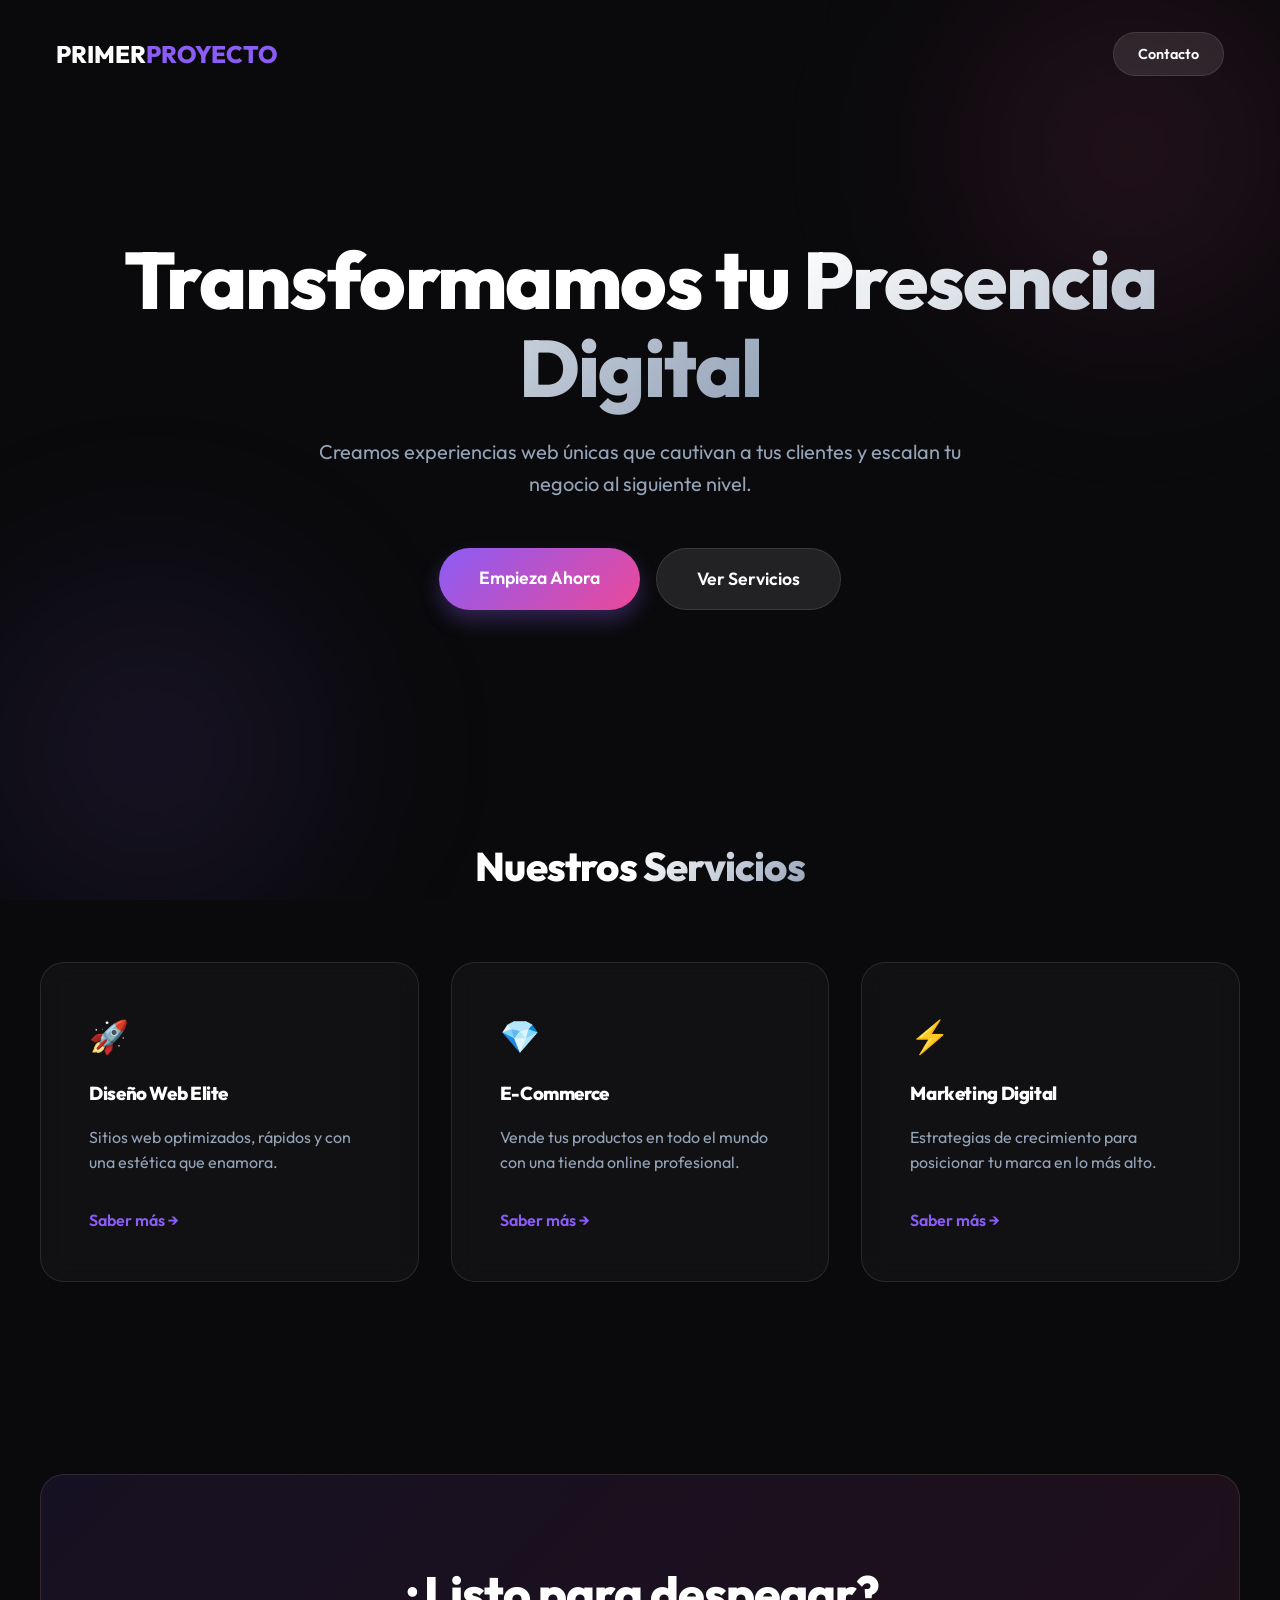
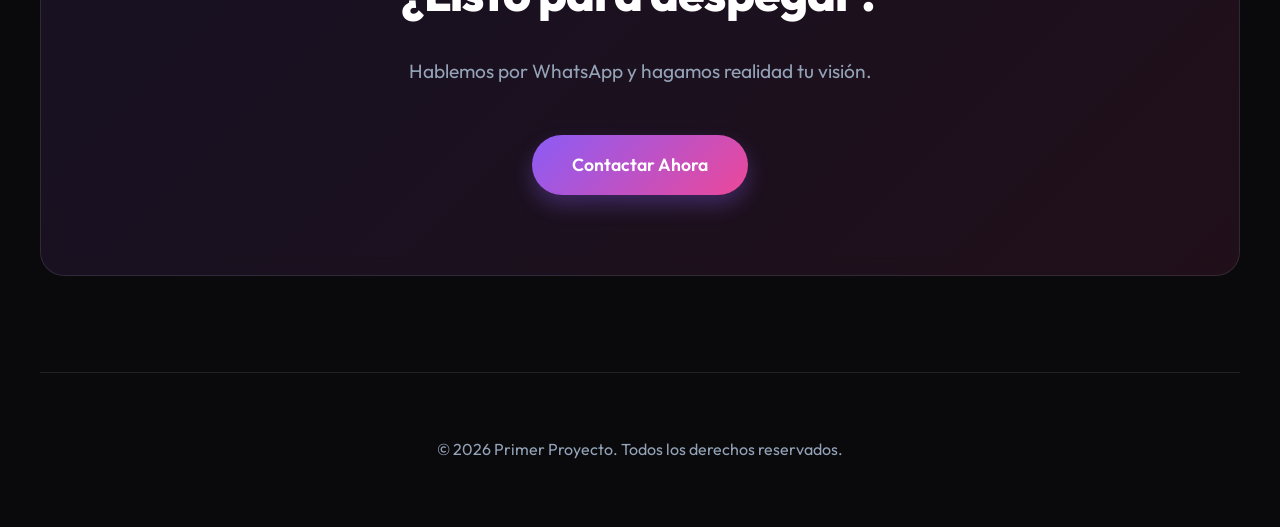
<file: primer proyecto/index.html>
<!DOCTYPE html>
<html lang="es">
<head>
    <meta charset="UTF-8">
    <meta name="viewport" content="width=device-width, initial-scale=1.0">
    <title>Potencia tu Negocio | Diseño Premium</title>
    <meta name="description" content="Diseño web de alto impacto para emprendedores y empresas. Contáctanos por WhatsApp.">
    <link rel="stylesheet" href="style.css">
</head>
<body>
    <div class="bg-blobs">
        <div class="blob blob-1"></div>
        <div class="blob blob-2"></div>
    </div>

    <header>
        <nav class="container" style="display: flex; justify-content: space-between; align-items: center; padding: 2rem 1rem;">
            <div class="logo" style="font-size: 1.5rem; font-weight: 800; color: #fff;">PRIMER<span style="color: var(--accent-primary);">PROYECTO</span></div>
            <a href="https://wa.me/5493854185681?text=Hola,%20vi%20tu%20landing%20y%20me%20gustaría%20más%20información." class="btn btn-secondary" style="padding: 0.6rem 1.5rem; font-size: 0.9rem;">Contacto</a>
        </nav>
    </header>

    <main>
        <!-- Hero Section -->
        <section class="hero container" style="padding: 8rem 0; text-align: center;">
            <h1 class="reveal" style="font-size: clamp(3rem, 8vw, 5rem); line-height: 1.1; margin-bottom: 1.5rem;">
                Transformamos tu <span class="text-gradient">Presencia Digital</span>
            </h1>
            <p class="reveal" style="color: var(--text-secondary); font-size: 1.25rem; max-width: 700px; margin: 0 auto 3rem;">
                Creamos experiencias web únicas que cautivan a tus clientes y escalan tu negocio al siguiente nivel.
            </p>
            <div class="reveal" style="display: flex; gap: 1rem; justify-content: center; flex-wrap: wrap;">
                <a href="https://wa.me/5493854185681?text=Hola,%20quiero%20empezar%20mi%20proyecto." class="btn btn-primary">Empieza Ahora</a>
                <a href="#servicios" class="btn btn-secondary">Ver Servicios</a>
            </div>
        </section>

        <!-- Services Section -->
        <section id="servicios" class="container" style="padding: 6rem 0;">
            <h2 class="reveal" style="text-align: center; font-size: 2.5rem; margin-bottom: 4rem;">Nuestros <span class="text-gradient">Servicios</span></h2>
            <div style="display: grid; grid-template-columns: repeat(auto-fit, minmax(300px, 1fr)); gap: 2rem;">
                <div class="glass reveal" style="padding: 3rem; text-align: left;">
                    <div style="font-size: 2rem; margin-bottom: 1rem;">🚀</div>
                    <h3 style="margin-bottom: 1rem;">Diseño Web Elite</h3>
                    <p style="color: var(--text-secondary); margin-bottom: 2rem;">Sitios web optimizados, rápidos y con una estética que enamora.</p>
                    <a href="https://wa.me/5493854185681?text=Hola,%20me%20interesa%20el%20servicio%20de%20Diseño%20Web." style="color: var(--accent-primary); text-decoration: none; font-weight: 600;">Saber más →</a>
                </div>
                <div class="glass reveal" style="padding: 3rem; text-align: left;">
                    <div style="font-size: 2rem; margin-bottom: 1rem;">💎</div>
                    <h3 style="margin-bottom: 1rem;">E-Commerce</h3>
                    <p style="color: var(--text-secondary); margin-bottom: 2rem;">Vende tus productos en todo el mundo con una tienda online profesional.</p>
                    <a href="https://wa.me/5493854185681?text=Hola,%20me%20interesa%20crear%20una%20tienda%20online." style="color: var(--accent-primary); text-decoration: none; font-weight: 600;">Saber más →</a>
                </div>
                <div class="glass reveal" style="padding: 3rem; text-align: left;">
                    <div style="font-size: 2rem; margin-bottom: 1rem;">⚡</div>
                    <h3 style="margin-bottom: 1rem;">Marketing Digital</h3>
                    <p style="color: var(--text-secondary); margin-bottom: 2rem;">Estrategias de crecimiento para posicionar tu marca en lo más alto.</p>
                    <a href="https://wa.me/5493854185681?text=Hola,%20me%20interesa%20el%20servicio%20de%20Marketing." style="color: var(--accent-primary); text-decoration: none; font-weight: 600;">Saber más →</a>
                </div>
            </div>
        </section>

        <!-- CTA Section -->
        <section class="container" style="padding: 6rem 0;">
            <div class="glass reveal" style="padding: 5rem; text-align: center; background: linear-gradient(135deg, rgba(139, 92, 246, 0.1), rgba(236, 72, 153, 0.1)); border: 1px solid rgba(255, 255, 255, 0.1);">
                <h2 style="font-size: 3rem; margin-bottom: 1.5rem;">¿Listo para despegar?</h2>
                <p style="color: var(--text-secondary); margin-bottom: 3rem; font-size: 1.2rem;">Hablemos por WhatsApp y hagamos realidad tu visión.</p>
                <a href="https://wa.me/5493854185681?text=Hola,%20estoy%20listo%20para%20empezar." class="btn btn-primary">Contactar Ahora</a>
            </div>
        </section>
    </main>

    <footer class="container" style="padding: 4rem 0; border-top: 1px solid var(--glass-border); text-align: center; color: var(--text-secondary);">
        <p>&copy; 2026 Primer Proyecto. Todos los derechos reservados.</p>
    </footer>

    <script src="script.js"></script>
</body>
</html>
</file>
<file: primer proyecto/style.css>
@import url('https://fonts.googleapis.com/css2?family=Outfit:wght@300;400;600;800&display=swap');

:root {
    --bg-color: #0a0a0c;
    --card-bg: rgba(255, 255, 255, 0.03);
    --accent-primary: #8b5cf6;
    --accent-secondary: #ec4899;
    --text-primary: #ffffff;
    --text-secondary: #94a3b8;
    --glass-border: rgba(255, 255, 255, 0.1);
    --transition-smooth: all 0.4s cubic-bezier(0.4, 0, 0.2, 1);
}

* {
    margin: 0;
    padding: 0;
    box-sizing: border-box;
}

body {
    font-family: 'Outfit', sans-serif;
    background-color: var(--bg-color);
    color: var(--text-primary);
    line-height: 1.6;
    overflow-x: hidden;
}

/* Background Gradients */
.bg-blobs {
    position: fixed;
    top: 0;
    left: 0;
    width: 100%;
    height: 100%;
    z-index: -1;
    overflow: hidden;
}

.blob {
    position: absolute;
    width: 500px;
    height: 500px;
    background: radial-gradient(circle, rgba(139, 92, 246, 0.15) 0%, transparent 70%);
    filter: blur(80px);
    border-radius: 50%;
    animation: move 20s infinite alternate;
}

.blob-1 { top: -100px; right: -100px; background: radial-gradient(circle, rgba(236, 72, 153, 0.15) 0%, transparent 70%); }
.blob-2 { bottom: -100px; left: -100px; }

@keyframes move {
    from { transform: translate(0, 0); }
    to { transform: translate(100px, 100px); }
}

/* Utility Classes */
.container {
    max-width: 1200px;
    margin: 0 auto;
    padding: 0 2rem;
}

.glass {
    background: var(--card-bg);
    backdrop-filter: blur(12px);
    -webkit-backdrop-filter: blur(12px);
    border: 1px solid var(--glass-border);
    border-radius: 24px;
}

.btn {
    display: inline-block;
    padding: 1rem 2.5rem;
    border-radius: 50px;
    text-decoration: none;
    font-weight: 600;
    font-size: 1.1rem;
    transition: var(--transition-smooth);
    cursor: pointer;
    border: none;
}

.btn-primary {
    background: linear-gradient(135deg, var(--accent-primary), var(--accent-secondary));
    color: white;
    box-shadow: 0 10px 20px rgba(139, 92, 246, 0.3);
}

.btn-primary:hover {
    transform: translateY(-3px);
    box-shadow: 0 15px 30px rgba(139, 92, 246, 0.4);
}

.btn-secondary {
    background: var(--glass-border);
    color: white;
    border: 1px solid var(--glass-border);
}

.btn-secondary:hover {
    background: rgba(255, 255, 255, 0.2);
}

h1, h2, h3 {
    font-weight: 800;
    letter-spacing: -0.02em;
}

.text-gradient {
    background: linear-gradient(135deg, #fff 0%, #94a3b8 100%);
    -webkit-background-clip: text;
    -webkit-text-fill-color: transparent;
}

/* Reveal Animations */
.reveal {
    opacity: 0;
    transform: translateY(30px);
    transition: all 0.8s ease-out;
}

.reveal.active {
    opacity: 1;
    transform: translateY(0);
}
</file>
